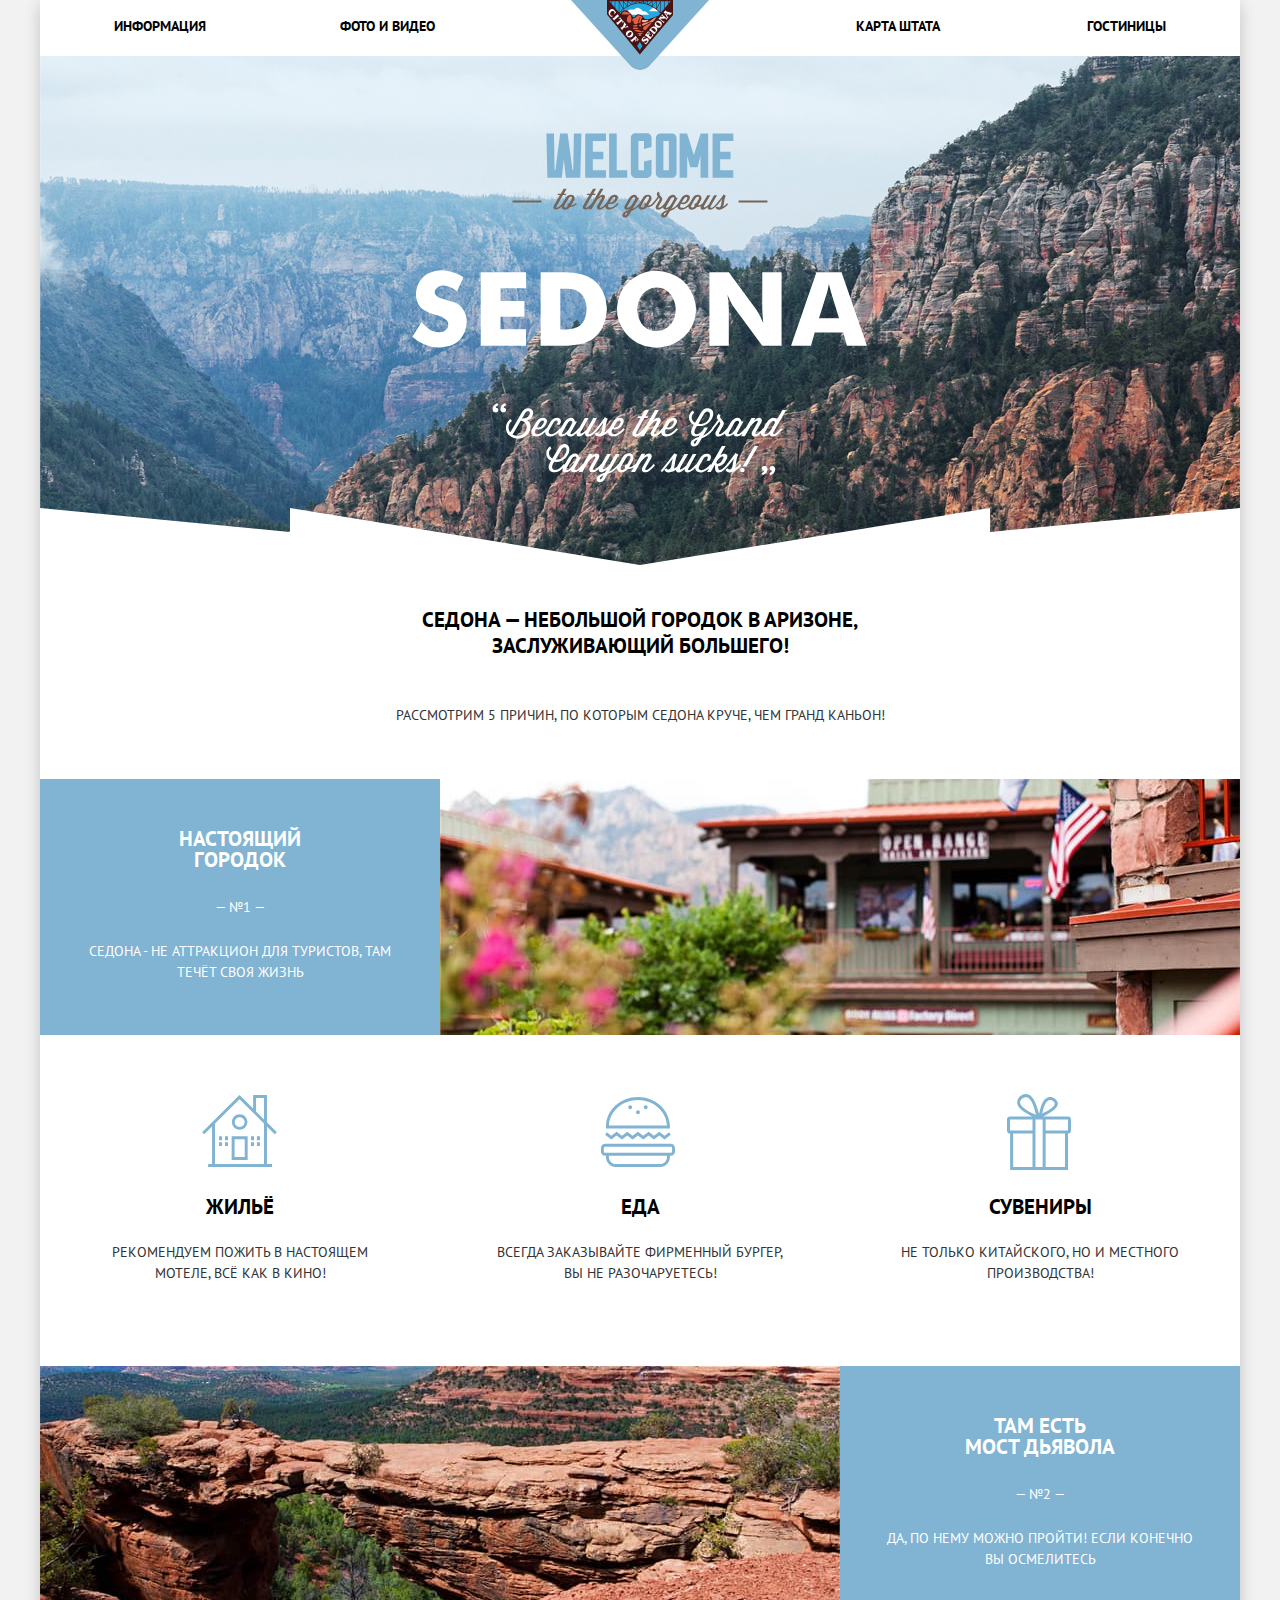
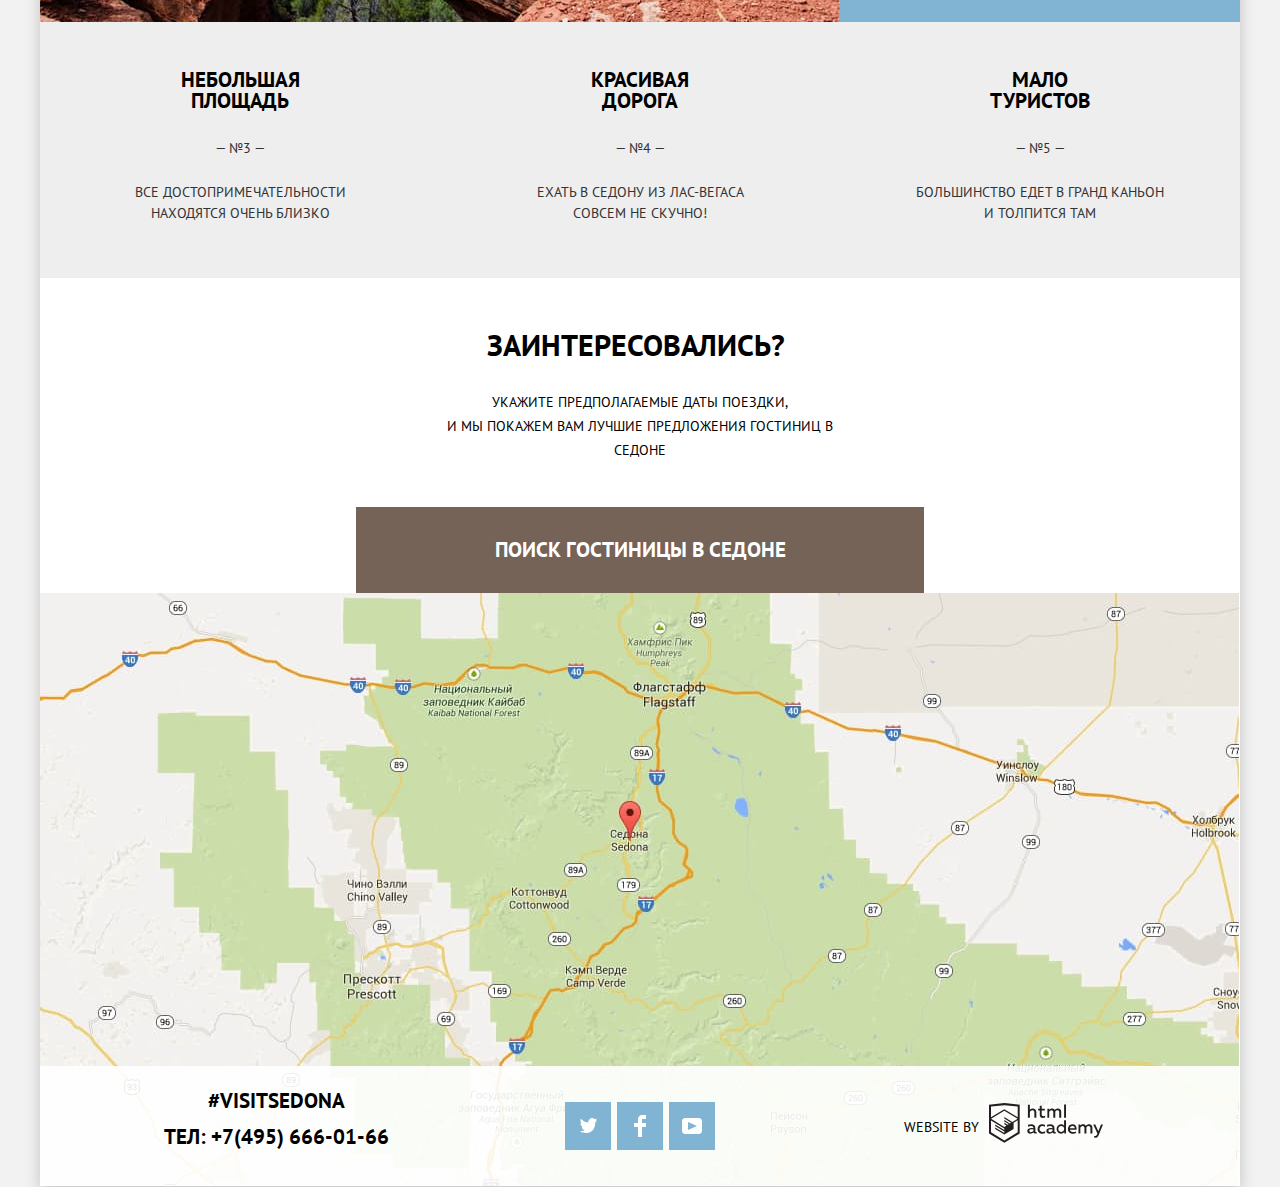
<file: index.html>
<!DOCTYPE html>
<html class="page" lang="ru">

<head>
  <meta charset="utf-8">
  <link rel="stylesheet" href="css/normalize.css">
  <link rel="stylesheet" href="css/style.min.css">

  <title>HTML Academy: Седона</title>
  <link rel="icon" href="favicon.ico">
  <link rel="icon" href="img/icons/favicon.svg" type="image/svg+xml">
  <link rel="apple-touch-icon" href="img/icons/180.png">
  <link rel="manifest" href="manifest.webmanifest" crossorigin="anonymous">
</head>

<body class="page-body">
  <div class="box-shadow">
    <header class="main-header">
      <img src="img/logo_sedona.svg" width="138" height="70" alt="Логотип Седоны">
      <nav class="main-navigation">
        <ul class="site-navigation list-reset">
          <li><a href="blank.html">Информация</a></li>
          <li><a href="#">Фото и видео</a></li>
          <li><a href="#">Карта штата</a></li>
          <li><a href="catalog.html">Гостиницы</a></li>
        </ul>
      </nav>
    </header>
    <main class="container">
      <h1 class="visually-hidden">Городок Седона</h1>
      <section class="main-intro">
        <h2 class="visually-hidden">Приглашение</h2>
        <div class="intro-background">
          <img src="img/welcome_pic.svg" width="456" height="350" alt="Картинка с приветствием - Welcome to the gorgeous Sedona, becouse the Grand Canyon sucks!">
        </div>
        <p>Седона — небольшой городок в Аризоне,<br> заслуживающий большего!</p>
      </section>

      <section class="features">
        <h2 class="visually-hidden">Преимущества</h2>
        <p>Рассмотрим 5 причин, по которым Седона круче, чем гранд каньон!</p>
        <ul class="features-list list-reset">
          <li class="feature-item">
            <div class="coloring-item">
              <h3>Настоящий<br>городок</h3>
              <span>— №1 —</span>
              <p>Седона - не аттракцион для туристов, там
                течёт своя жизнь</p>
            </div>
            <img class="img-options first-feature-pic" src="img/city_photo.jpg" width="800" height="256" alt="Фотография городка - цветущая растительность, верхние этажи дома с балконом">
            <ul class="first-features-list list-reset">
              <li class="first-feature-item">
                <h3 class="home-icon">Жильё</h3>
                <p>Рекомендуем пожить в настоящем мотеле, всё как в кино!</p>
              </li>
              <li class="first-feature-item">
                <h3 class="food-icon">Еда</h3>
                <p>Всегда заказывайте фирменный бургер, вы не разочаруетесь!</p>
              </li>
              <li class="first-feature-item">
                <h3 class="gift-icon">Сувениры</h3>
                <p>Не только китайского, но и местного
                  производства!</p>
              </li>
            </ul>
          </li>

          <li class="feature-item">
            <div class="coloring-item">
              <h3>Там есть<br>Мост дьявола</h3>
              <span>— №2 —</span>
              <p>Да, по нему можно пройти! Если конечно
                вы осмелитесь</p>
            </div>
            <img class="img-options second-feature-pic" src="img/bridge_photo.jpg" width="800" height="256" alt="Фотография моста, с пейзажем и растительностью">
            <ul class="second-features-list list-reset">
              <li class="second-feature-item">
                <h3>Небольшая<br>площадь</h3>
                <span>— №3 —</span>
                <p>все достопримечательности
                  находятся очень близко</p>
              </li>
              <li class="second-feature-item">
                <h3>Красивая<br>дорога</h3>
                <span>— №4 —</span>
                <p>ехать в седону из лас-вегаса совсем
                  не скучно!</p>
              </li>
              <li class="second-feature-item">
                <h3>Мало<br>туристов</h3>
                <span>— №5 —</span>
                <p>большинство едет в гранд каньон
                  и толпится там</p>
              </li>
            </ul>
          </li>
        </ul>
      </section>

      <section class="searching-hotels">
        <h2 class="visually-hidden">Поиск жилья</h2>
        <p class="question"><b>Заинтересовались?</b></p>
        <p class="about-date">Укажите предполагаемые даты поездки,<br> и мы покажем вам лучшие предложения гостиниц в седоне</p>
        <div class="form-center">
          <button class="button-search button-open" type="button">ПОИСК ГОСТИНИЦЫ В седоне</button>
          <div class="form-wrapper-shadow">
            <form class="searching-hotels-form" action="https://echo.htmlacademy.ru" method="post">
              <div class="form-item calendar-item">
                <label for="date-in">Дата заезда:</label>
                <input class="date-enter" id="date-in" type="text" name="entry" placeholder="24 апреля 2017">
                <button class="calendar" type="button" aria-label="календарь">
                  <svg width="21" height="23" viewBox="0 0 21 23" fill="none" xmlns="http://www.w3.org/2000/svg">
                    <path fill-rule="evenodd" clip-rule="evenodd"
                      d="M16.406 3.02498H19.251C20.217 3.02498 21 3.84698 21 4.86198V21.164C21 22.179 20.217 23 19.251 23H1.75C0.784 23 0 22.179 0 21.164V4.86198C0 3.84698 0.784 3.02498 1.75 3.02498H4.593V1.64798C4.593 1.26698 4.887 0.958984 5.25 0.958984C5.612 0.958984 5.906 1.26698 5.906 1.64798V3.02498H9.844V1.64798C9.844 1.26698 10.138 0.958984 10.501 0.958984C10.862 0.958984 11.156 1.26698 11.156 1.64798V3.02498H15.094V1.64798C15.094 1.26698 15.387 0.958984 15.75 0.958984C16.112 0.958984 16.406 1.26698 16.406 1.64798V3.02498ZM19.5646 21.484C19.6466 21.3979 19.691 21.2828 19.688 21.164H19.689V4.86198C19.689 4.60898 19.493 4.40298 19.252 4.40298H16.407V5.78098C16.407 6.16198 16.113 6.46998 15.751 6.46998C15.388 6.46998 15.095 6.16198 15.095 5.78098V4.40298H11.157V5.78098C11.157 6.16198 10.863 6.46998 10.502 6.46998C10.139 6.46998 9.845 6.16198 9.845 5.78098V4.40298H5.907V5.78098C5.907 6.16198 5.613 6.46998 5.251 6.46998C4.888 6.46998 4.594 6.16198 4.594 5.78098V4.40298H1.75C1.50263 4.40953 1.30696 4.61458 1.312 4.86198V21.164C1.30696 21.4114 1.50263 21.6164 1.75 21.623H19.251C19.3698 21.6201 19.4826 21.5701 19.5646 21.484Z"
                      fill="#A9A9A9" />
                    <path fill-rule="evenodd" clip-rule="evenodd"
                      d="M4.59399 9.2251H7.21899V11.2911H4.59399V9.2251ZM4.59399 12.6681H7.21899V14.7351H4.59399V12.6681ZM7.21899 16.1121H4.59399V18.1781H7.21899V16.1121ZM9.18799 16.1121H11.813V18.1781H9.18799V16.1121ZM11.813 12.6681H9.18799V14.7351H11.813V12.6681ZM9.18799 9.2251H11.813V11.2911H9.18799V9.2251ZM16.406 16.1121H13.781V18.1781H16.406V16.1121ZM13.781 12.6681H16.406V14.7351H13.781V12.6681ZM16.406 9.2251H13.781V11.2911H16.406V9.2251Z"
                      fill="#A9A9A9" />
                  </svg>
                </button>
              </div>
              <div class="form-item calendar-item">
                <label for="date-out">Дата выезда:</label>
                <input class="date-exit" id="date-out" type="text" name="exit" placeholder="4 июля 2017">
                <button class="calendar" type="button" aria-label="календарь">
                  <svg width="21" height="23" viewBox="0 0 21 23" fill="none" xmlns="http://www.w3.org/2000/svg">
                    <path fill-rule="evenodd" clip-rule="evenodd"
                      d="M16.406 3.02498H19.251C20.217 3.02498 21 3.84698 21 4.86198V21.164C21 22.179 20.217 23 19.251 23H1.75C0.784 23 0 22.179 0 21.164V4.86198C0 3.84698 0.784 3.02498 1.75 3.02498H4.593V1.64798C4.593 1.26698 4.887 0.958984 5.25 0.958984C5.612 0.958984 5.906 1.26698 5.906 1.64798V3.02498H9.844V1.64798C9.844 1.26698 10.138 0.958984 10.501 0.958984C10.862 0.958984 11.156 1.26698 11.156 1.64798V3.02498H15.094V1.64798C15.094 1.26698 15.387 0.958984 15.75 0.958984C16.112 0.958984 16.406 1.26698 16.406 1.64798V3.02498ZM19.5646 21.484C19.6466 21.3979 19.691 21.2828 19.688 21.164H19.689V4.86198C19.689 4.60898 19.493 4.40298 19.252 4.40298H16.407V5.78098C16.407 6.16198 16.113 6.46998 15.751 6.46998C15.388 6.46998 15.095 6.16198 15.095 5.78098V4.40298H11.157V5.78098C11.157 6.16198 10.863 6.46998 10.502 6.46998C10.139 6.46998 9.845 6.16198 9.845 5.78098V4.40298H5.907V5.78098C5.907 6.16198 5.613 6.46998 5.251 6.46998C4.888 6.46998 4.594 6.16198 4.594 5.78098V4.40298H1.75C1.50263 4.40953 1.30696 4.61458 1.312 4.86198V21.164C1.30696 21.4114 1.50263 21.6164 1.75 21.623H19.251C19.3698 21.6201 19.4826 21.5701 19.5646 21.484Z"
                      fill="#A9A9A9" />
                    <path fill-rule="evenodd" clip-rule="evenodd"
                      d="M4.59399 9.2251H7.21899V11.2911H4.59399V9.2251ZM4.59399 12.6681H7.21899V14.7351H4.59399V12.6681ZM7.21899 16.1121H4.59399V18.1781H7.21899V16.1121ZM9.18799 16.1121H11.813V18.1781H9.18799V16.1121ZM11.813 12.6681H9.18799V14.7351H11.813V12.6681ZM9.18799 9.2251H11.813V11.2911H9.18799V9.2251ZM16.406 16.1121H13.781V18.1781H16.406V16.1121ZM13.781 12.6681H16.406V14.7351H13.781V12.6681ZM16.406 9.2251H13.781V11.2911H16.406V9.2251Z"
                      fill="#A9A9A9" />
                  </svg>
                </button>
              </div>
              <div class="form-item">
                <label for="adults-number">Взрослые:</label>
                <div class="adults-kids-wrapper">
                  <button class="less" type="button" aria-label="меньше">
                    <svg width="12" height="3" viewBox="0 0 12 3" fill="none" xmlns="http://www.w3.org/2000/svg">
                      <rect width="12" height="3" fill="#A9A9A9" />
                    </svg>
                  </button>
                  <input class="sum adluts-sum" id="adults-number" type="number" name="adluts-sum" placeholder="2">
                  <button class="more" type="button" aria-label="больше">
                    <svg width="11" height="11" viewBox="0 0 11 11" fill="none" xmlns="http://www.w3.org/2000/svg">
                      <path fill-rule="evenodd" clip-rule="evenodd" d="M4.23086 6.76932V11H6.76932V6.76932H11V4.23086H6.76932V0H4.23085V4.23086H0V6.76932H4.23086Z" fill="#A9A9A9" />
                    </svg>
                  </button>
                </div>
              </div>
              <div class="form-item">
                <label class="name-item-kids" for="kids-number">Дети:</label>
                <div class="adults-kids-wrapper">
                  <button class="less" type="button" aria-label="меньше">
                    <svg width="12" height="3" viewBox="0 0 12 3" fill="none" xmlns="http://www.w3.org/2000/svg">
                      <rect width="12" height="3" fill="#A9A9A9" />
                    </svg>
                  </button>
                  <input class="sum kids-sum" id="kids-number" type="number" name="kids-sum" placeholder="0">
                  <button class="more" type="button" aria-label="больше">
                    <svg width="11" height="11" viewBox="0 0 11 11" fill="none" xmlns="http://www.w3.org/2000/svg">
                      <path fill-rule="evenodd" clip-rule="evenodd" d="M4.23086 6.76932V11H6.76932V6.76932H11V4.23086H6.76932V0H4.23085V4.23086H0V6.76932H4.23086Z" fill="#A9A9A9" />
                    </svg>
                  </button>
                </div>
              </div>
              <button class="button-search button-find" type="submit">Найти</button>
            </form>
          </div>
        </div>
        <iframe
          src="https://www.google.com/maps/embed?pb=!1m18!1m12!1m3!1d52385.18052163973!2d-111.83024371203139!3d34.85437335643309!2m3!1f0!2f0!3f0!3m2!1i1024!2i768!4f13.1!3m3!1m2!1s0x872da132f942b00d%3A0x5548c523fa6c8efd!2z0KHQtdC00L7QvdCwLCDQkNGA0LjQt9C-0L3QsCA4NjMzNiwg0KHQqNCQ!5e0!3m2!1sru!2sru!4v1615391783866!5m2!1sru!2sru"
          width="1199" height="594" style="border:0;" loading="lazy" allowfullscreen title="город Седона
Аризона 86336, США"></iframe>
        <img class="img-options" src="img/map.jpg" width="1199" height="594" alt="Карта местности">
      </section>
    </main>

    <footer class="main-footer negative-margin">
      <div class="contacts">
        <span>#visitSEDONA</span>
        <p>Тел:
          <a class="contact-phone" href="tel:+74956660166">+7(495) 666-01-66</a>
        </p>
      </div>
      <ul class="socials list-reset">
        <li>
          <a class="social-button social-tw" href="#">
            <span class="visually-hidden">Твиттер</span>
          </a>
        </li>
        <li>
          <a class="social-button social-fb" href="#">
            <span class="visually-hidden">Фейсбук</span>
          </a>
        </li>
        <li>
          <a class="social-button social-tube" href="#">
            <span class="visually-hidden">Ютуб</span>
          </a>
        </li>
      </ul>
      <div class="copyright-wrapper">
        <p class="footer-copyright">
          Website by
        </p>
        <a class="logo-button" href="https://htmlacademy.ru/intensive/htmlcss">
          <svg role="img" aria-label="Логотип html Академии" class="logo-academy" width="114" height="40" viewBox="0 0 114 40" fill="none" xmlns="http://www.w3.org/2000/svg">
            <path fill-rule="evenodd" clip-rule="evenodd"
              d="M15.5197 0.057373H15.3509L0 1.71895V30.4945L15.3509 39.8382L30.7018 30.4945V1.71895L15.5197 0.057373ZM77.0183 1.62185H75.0876V14.7311H77.0183V1.62185ZM40.8619 1.63264V6.76843C41.6131 5.9864 42.6386 5.5436 43.7105 5.53843C44.6823 5.47908 45.6329 5.84495 46.3253 6.54479C47.0177 7.24462 47.3866 8.21244 47.3399 9.20685V14.7634H45.367V9.46579C45.4231 8.94897 45.2754 8.43059 44.9566 8.02553C44.6377 7.62047 44.174 7.36218 43.6683 7.3079H43.3518C42.3456 7.36979 41.4321 7.9295 40.9041 8.80764V14.7634H38.8995V1.63264H40.8619ZM77.0183 30.4837H75.2775V29.0595C74.4828 30.1353 73.23 30.7538 71.9119 30.7211C69.4751 30.5528 67.5825 28.4822 67.5825 25.9845C67.5825 23.4867 69.4751 21.4162 71.9119 21.2479C73.1195 21.2052 74.2818 21.7203 75.0771 22.6505V17.3205H77.0183V30.4837ZM47.0656 29.0595C47.263 29.0515 47.4583 29.0152 47.6459 28.9516V30.3866C47.2482 30.5404 46.826 30.6172 46.4009 30.6132C45.6482 30.6769 44.9394 30.2429 44.639 29.5342C43.7036 30.31 42.5302 30.7227 41.3261 30.6995C39.733 30.6995 38.256 29.804 38.256 27.9482C38.256 25.65 40.3661 24.9379 42.1702 24.9379C42.9402 24.9505 43.707 25.0408 44.4596 25.2076V24.884C44.4596 23.805 43.6578 22.9742 42.1491 22.9742C41.0585 22.9764 39.9804 23.2116 38.9839 23.6647V21.8305C40.0678 21.451 41.204 21.2506 42.3495 21.2371C44.8394 21.2371 46.3693 22.4455 46.3693 25.1753V28.4121C46.3546 28.5668 46.401 28.721 46.4981 28.8406C46.5951 28.9601 46.7349 29.035 46.8862 29.0487H47.0656V29.0595ZM40.2711 27.8403C40.298 28.229 40.4761 28.5905 40.7655 28.844C41.055 29.0974 41.4317 29.2217 41.8115 29.189H41.9275C42.8819 29.1906 43.7973 28.8022 44.4702 28.11V26.5779C43.842 26.4414 43.2026 26.3655 42.5605 26.3513C41.5055 26.3513 40.2817 26.7074 40.2817 27.8403H40.2711ZM56.0229 21.9384C55.1962 21.4632 54.2596 21.2246 53.3115 21.2479H52.9422C51.7332 21.2873 50.5891 21.8166 49.7619 22.7192C48.9347 23.6218 48.4923 24.8236 48.5321 26.06V26.5024C48.6957 29.0004 50.805 30.8921 53.2482 30.7318C54.2519 30.7555 55.2477 30.5452 56.1601 30.1168V28.2718C55.3769 28.7215 54.4945 28.9591 53.5963 28.9624C52.5199 29.0288 51.4963 28.4793 50.9385 27.5356C50.3806 26.5918 50.3806 25.4095 50.9385 24.4658C51.4963 23.522 52.5199 22.9725 53.5963 23.039C54.461 23.0357 55.3066 23.2989 56.0229 23.7942V21.9384ZM66.1514 29.0595C66.3488 29.0515 66.5441 29.0152 66.7317 28.9516V30.3866C66.334 30.5404 65.9118 30.6172 65.4867 30.6132C64.734 30.6769 64.0252 30.2429 63.7248 29.5342C62.7894 30.31 61.616 30.7227 60.4119 30.6995C58.8188 30.6995 57.3417 29.804 57.3417 27.9482C57.3417 25.65 59.4518 24.9379 61.256 24.9379C62.0259 24.9505 62.7928 25.0408 63.5454 25.2076V24.884C63.5454 23.805 62.7436 22.9742 61.2349 22.9742C60.1443 22.9764 59.0662 23.2116 58.0697 23.6647V21.8305C59.1536 21.451 60.2897 21.2506 61.4353 21.2371C63.9252 21.2371 65.455 22.4455 65.455 25.1753V28.4121C65.4404 28.5668 65.4868 28.721 65.5838 28.8406C65.6809 28.9601 65.8207 29.035 65.972 29.0487H66.1514V29.0595ZM59.855 28.8481C59.5632 28.5943 59.3837 28.2311 59.3569 27.8403H59.378C59.378 26.7074 60.5385 26.3513 61.6569 26.3513C62.299 26.3655 62.9383 26.4414 63.5665 26.5779V28.11C62.8937 28.8022 61.9782 29.1906 61.0239 29.189H60.9078C60.5263 29.2247 60.1469 29.1019 59.855 28.8481ZM69.3271 25.9305C69.3271 24.2859 70.6308 22.9526 72.239 22.9526L72.2601 23.0066C73.4742 23.0066 74.5742 23.7382 75.0665 24.8732V27.0311C74.5856 28.1871 73.4673 28.9296 72.239 28.9084C70.6308 28.9084 69.3271 27.5752 69.3271 25.9305ZM83.3486 21.2479C86.8408 21.2479 88.0541 24.1395 87.4844 26.7397H80.922C81.1436 28.3582 82.6839 29.0163 84.2876 29.0163C85.2509 29.0196 86.2027 28.8021 87.0729 28.3797V30.1061C86.0736 30.5421 84.9939 30.7519 83.9078 30.7211C81.2385 30.7211 78.8963 29.189 78.8963 25.9521C78.8362 24.7502 79.2482 23.5736 80.0408 22.6841C80.8334 21.7945 81.9408 21.2658 83.1165 21.2155H83.3486V21.2479ZM80.8693 25.1753C80.9704 23.8237 82.1216 22.8104 83.4436 22.9095H83.4858C84.1064 22.8531 84.7196 23.08 85.1612 23.5295C85.6028 23.979 85.8275 24.6051 85.7752 25.24H80.8693V25.1753ZM89.489 30.4621V21.4961H91.2298V22.575C91.9777 21.7197 93.041 21.2229 94.1628 21.2047C95.2951 21.1328 96.3712 21.7163 96.9482 22.7153C97.7407 21.8335 98.8477 21.3161 100.018 21.2803C100.952 21.2327 101.859 21.6011 102.507 22.2901C103.154 22.9792 103.478 23.9213 103.394 24.8732V30.4837H101.39V24.9271C101.437 24.4734 101.306 24.0191 101.024 23.6647C100.743 23.3104 100.336 23.0852 99.8917 23.039H99.6174C98.7512 23.0941 97.9525 23.536 97.4335 24.2474V30.4837H95.4289V24.9271C95.4728 24.47 95.3357 24.0139 95.0481 23.6611C94.7606 23.3082 94.3467 23.088 93.8991 23.0497H93.6881C92.7466 23.1344 91.8915 23.6449 91.3564 24.4416V30.5161H89.5312L89.489 30.4621ZM113.977 21.4745H111.972L109.324 28.2718L106.306 21.4853H104.196L108.417 30.5484L108.237 31.0016C107.72 32.3611 107.003 33.0516 106.053 33.0516C105.75 33.0548 105.447 33.0112 105.156 32.9221V34.6161C105.536 34.7125 105.926 34.7632 106.317 34.7671C107.646 34.7671 108.902 34.0226 109.851 31.6813L113.977 21.4745ZM52.689 5.78658V2.54974L50.7266 3.01369V5.73264H49.144V7.49132H50.7899V11.9905C50.7231 12.817 51.0244 13.6301 51.61 14.2038C52.1955 14.7775 53.0028 15.0505 53.8073 14.9468C54.5996 14.9535 55.3875 14.8259 56.139 14.5692V12.8429C55.5727 13.0781 54.9672 13.199 54.356 13.199C53.2165 13.199 52.689 12.8105 52.689 11.6237V7.5129H55.8541V5.78658H52.689ZM58.3862 14.7526V5.75421H60.1376V6.83316C60.8811 5.97655 61.9403 5.476 63.0601 5.45211C64.1624 5.38099 65.2146 5.93142 65.8032 6.88711C66.5958 6.00534 67.7028 5.48794 68.8734 5.45211C69.8138 5.41462 70.7233 5.79859 71.364 6.50353C72.0046 7.20846 72.3126 8.16418 72.2073 9.12053V14.7418H70.2028V9.18527C70.2499 8.73151 70.1184 8.27721 69.8373 7.92287C69.5561 7.56853 69.1485 7.34334 68.7046 7.29711H68.4619C67.5957 7.35228 66.797 7.7942 66.278 8.50553V14.7418H64.2734V9.18527C64.3206 8.73151 64.1891 8.27721 63.9079 7.92287C63.6268 7.56853 63.2191 7.34334 62.7752 7.29711H62.5326C61.5911 7.38181 60.736 7.89229 60.2009 8.68895V14.7634H58.3862V14.7526ZM28.6972 29.3033L28.7078 29.2968L28.6972 29.3184V29.3033ZM28.6972 17.3205V29.3033L15.3509 37.4321L2.00459 29.3184V17.5147L15.2876 25.6068V27.0311L6.18257 21.5284V22.9418L15.3404 28.5632V30.0629L6.19312 24.4955V25.9521L15.3509 31.5734L24.5826 25.9197V19.8129L28.6972 17.3205ZM28.7078 15.7776L25.0362 17.9355L23.3482 19.0145L15.3087 14.0837V15.4971L22.156 19.7266L22.0083 19.8237L20.9532 20.4063L15.2876 16.9537V18.3995L19.761 21.1184L18.706 21.8413L15.3298 19.7913V21.2047L17.5454 22.5426L15.2982 23.9021L2.11009 15.864L15.3087 7.72869L28.7078 15.7776ZM15.2876 6.27211L28.7078 14.3534V3.56395L15.3615 2.12895L2.01514 3.56395V14.3534L15.2876 6.27211Z"
              fill="#231F20" />
          </svg>
        </a>
      </div>
    </footer>
  </div>
  <script src="js/script.min.js"></script>
</body>

</html>
</file>
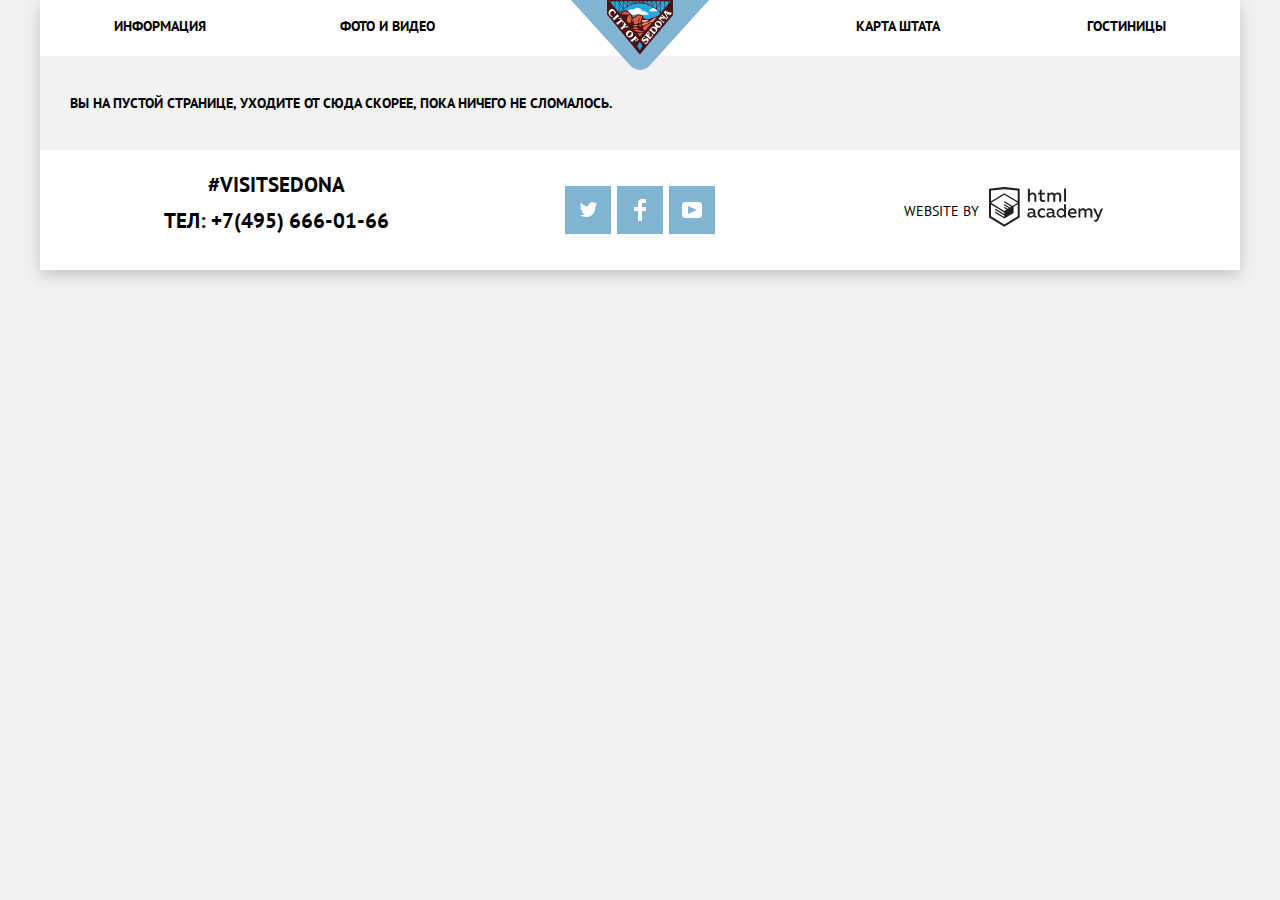
<file: blank.html>
<!DOCTYPE html>
<html class="page" lang="ru">

<head>
  <meta charset="utf-8">
  <link rel="stylesheet" href="css/normalize.css">
  <link rel="stylesheet" href="css/style.min.css">

  <title>HTML Academy: Седона</title>
  <link rel="icon" href="favicon.ico">
  <link rel="icon" href="img/icons/favicon.svg" type="image/svg+xml">
  <link rel="apple-touch-icon" href="img/icons/180.png">
  <link rel="manifest" href="manifest.webmanifest">
</head>

<body class="page-body">
  <div class="box-shadow">
    <header class="main-header">
      <a class="main-header-logo" href="index.html">
        <img src="img/logo_sedona.svg" width="138" height="70" alt="Логотип">
      </a>
      <nav class="main-navigation">
        <ul class="site-navigation list-reset">
          <li><a href="#">Информация</a></li>
          <li><a href="#">Фото и видео</a></li>
          <li><a href="#">Карта штата</a></li>
          <li><a href="catalog.html">Гостиницы</a></li>
        </ul>
      </nav>
    </header>

<main style="width: 100%; min-height: 200px;">
  <p style="padding: 20px 30px;">вы на пустой странице, уходите от сюда скорее, пока ничего не сломалось.</p>
  </main>

    <footer class="main-footer negative-margin">
      <div class="contacts">
        <span>#visitSEDONA</span>
        <p>Тел:
          <a class="contact-phone" href="tel:+74956660166">+7(495) 666-01-66</a>
        </p>
      </div>
      <ul class="socials list-reset">
        <li>
          <a class="social-button social-tw" href="#">
            <span class="visually-hidden">Твиттер</span>
          </a>
        </li>
        <li>
          <a class="social-button social-fb" href="#">
            <span class="visually-hidden">Фейсбук</span>
          </a>
        </li>
        <li>
          <a class="social-button social-tube" href="#">
            <span class="visually-hidden">Ютуб</span>
          </a>
        </li>
      </ul>
      <div class="copyright-wrapper">
        <p class="footer-copyright">
          Website by
        </p>
        <a class="logo-button" href="https://htmlacademy.ru/intensive/htmlcss">
          <svg class="logo-academy" width="114" height="40" viewBox="0 0 114 40" fill="none" xmlns="http://www.w3.org/2000/svg">
            <path fill-rule="evenodd" clip-rule="evenodd"
              d="M15.5197 0.057373H15.3509L0 1.71895V30.4945L15.3509 39.8382L30.7018 30.4945V1.71895L15.5197 0.057373ZM77.0183 1.62185H75.0876V14.7311H77.0183V1.62185ZM40.8619 1.63264V6.76843C41.6131 5.9864 42.6386 5.5436 43.7105 5.53843C44.6823 5.47908 45.6329 5.84495 46.3253 6.54479C47.0177 7.24462 47.3866 8.21244 47.3399 9.20685V14.7634H45.367V9.46579C45.4231 8.94897 45.2754 8.43059 44.9566 8.02553C44.6377 7.62047 44.174 7.36218 43.6683 7.3079H43.3518C42.3456 7.36979 41.4321 7.9295 40.9041 8.80764V14.7634H38.8995V1.63264H40.8619ZM77.0183 30.4837H75.2775V29.0595C74.4828 30.1353 73.23 30.7538 71.9119 30.7211C69.4751 30.5528 67.5825 28.4822 67.5825 25.9845C67.5825 23.4867 69.4751 21.4162 71.9119 21.2479C73.1195 21.2052 74.2818 21.7203 75.0771 22.6505V17.3205H77.0183V30.4837ZM47.0656 29.0595C47.263 29.0515 47.4583 29.0152 47.6459 28.9516V30.3866C47.2482 30.5404 46.826 30.6172 46.4009 30.6132C45.6482 30.6769 44.9394 30.2429 44.639 29.5342C43.7036 30.31 42.5302 30.7227 41.3261 30.6995C39.733 30.6995 38.256 29.804 38.256 27.9482C38.256 25.65 40.3661 24.9379 42.1702 24.9379C42.9402 24.9505 43.707 25.0408 44.4596 25.2076V24.884C44.4596 23.805 43.6578 22.9742 42.1491 22.9742C41.0585 22.9764 39.9804 23.2116 38.9839 23.6647V21.8305C40.0678 21.451 41.204 21.2506 42.3495 21.2371C44.8394 21.2371 46.3693 22.4455 46.3693 25.1753V28.4121C46.3546 28.5668 46.401 28.721 46.4981 28.8406C46.5951 28.9601 46.7349 29.035 46.8862 29.0487H47.0656V29.0595ZM40.2711 27.8403C40.298 28.229 40.4761 28.5905 40.7655 28.844C41.055 29.0974 41.4317 29.2217 41.8115 29.189H41.9275C42.8819 29.1906 43.7973 28.8022 44.4702 28.11V26.5779C43.842 26.4414 43.2026 26.3655 42.5605 26.3513C41.5055 26.3513 40.2817 26.7074 40.2817 27.8403H40.2711ZM56.0229 21.9384C55.1962 21.4632 54.2596 21.2246 53.3115 21.2479H52.9422C51.7332 21.2873 50.5891 21.8166 49.7619 22.7192C48.9347 23.6218 48.4923 24.8236 48.5321 26.06V26.5024C48.6957 29.0004 50.805 30.8921 53.2482 30.7318C54.2519 30.7555 55.2477 30.5452 56.1601 30.1168V28.2718C55.3769 28.7215 54.4945 28.9591 53.5963 28.9624C52.5199 29.0288 51.4963 28.4793 50.9385 27.5356C50.3806 26.5918 50.3806 25.4095 50.9385 24.4658C51.4963 23.522 52.5199 22.9725 53.5963 23.039C54.461 23.0357 55.3066 23.2989 56.0229 23.7942V21.9384ZM66.1514 29.0595C66.3488 29.0515 66.5441 29.0152 66.7317 28.9516V30.3866C66.334 30.5404 65.9118 30.6172 65.4867 30.6132C64.734 30.6769 64.0252 30.2429 63.7248 29.5342C62.7894 30.31 61.616 30.7227 60.4119 30.6995C58.8188 30.6995 57.3417 29.804 57.3417 27.9482C57.3417 25.65 59.4518 24.9379 61.256 24.9379C62.0259 24.9505 62.7928 25.0408 63.5454 25.2076V24.884C63.5454 23.805 62.7436 22.9742 61.2349 22.9742C60.1443 22.9764 59.0662 23.2116 58.0697 23.6647V21.8305C59.1536 21.451 60.2897 21.2506 61.4353 21.2371C63.9252 21.2371 65.455 22.4455 65.455 25.1753V28.4121C65.4404 28.5668 65.4868 28.721 65.5838 28.8406C65.6809 28.9601 65.8207 29.035 65.972 29.0487H66.1514V29.0595ZM59.855 28.8481C59.5632 28.5943 59.3837 28.2311 59.3569 27.8403H59.378C59.378 26.7074 60.5385 26.3513 61.6569 26.3513C62.299 26.3655 62.9383 26.4414 63.5665 26.5779V28.11C62.8937 28.8022 61.9782 29.1906 61.0239 29.189H60.9078C60.5263 29.2247 60.1469 29.1019 59.855 28.8481ZM69.3271 25.9305C69.3271 24.2859 70.6308 22.9526 72.239 22.9526L72.2601 23.0066C73.4742 23.0066 74.5742 23.7382 75.0665 24.8732V27.0311C74.5856 28.1871 73.4673 28.9296 72.239 28.9084C70.6308 28.9084 69.3271 27.5752 69.3271 25.9305ZM83.3486 21.2479C86.8408 21.2479 88.0541 24.1395 87.4844 26.7397H80.922C81.1436 28.3582 82.6839 29.0163 84.2876 29.0163C85.2509 29.0196 86.2027 28.8021 87.0729 28.3797V30.1061C86.0736 30.5421 84.9939 30.7519 83.9078 30.7211C81.2385 30.7211 78.8963 29.189 78.8963 25.9521C78.8362 24.7502 79.2482 23.5736 80.0408 22.6841C80.8334 21.7945 81.9408 21.2658 83.1165 21.2155H83.3486V21.2479ZM80.8693 25.1753C80.9704 23.8237 82.1216 22.8104 83.4436 22.9095H83.4858C84.1064 22.8531 84.7196 23.08 85.1612 23.5295C85.6028 23.979 85.8275 24.6051 85.7752 25.24H80.8693V25.1753ZM89.489 30.4621V21.4961H91.2298V22.575C91.9777 21.7197 93.041 21.2229 94.1628 21.2047C95.2951 21.1328 96.3712 21.7163 96.9482 22.7153C97.7407 21.8335 98.8477 21.3161 100.018 21.2803C100.952 21.2327 101.859 21.6011 102.507 22.2901C103.154 22.9792 103.478 23.9213 103.394 24.8732V30.4837H101.39V24.9271C101.437 24.4734 101.306 24.0191 101.024 23.6647C100.743 23.3104 100.336 23.0852 99.8917 23.039H99.6174C98.7512 23.0941 97.9525 23.536 97.4335 24.2474V30.4837H95.4289V24.9271C95.4728 24.47 95.3357 24.0139 95.0481 23.6611C94.7606 23.3082 94.3467 23.088 93.8991 23.0497H93.6881C92.7466 23.1344 91.8915 23.6449 91.3564 24.4416V30.5161H89.5312L89.489 30.4621ZM113.977 21.4745H111.972L109.324 28.2718L106.306 21.4853H104.196L108.417 30.5484L108.237 31.0016C107.72 32.3611 107.003 33.0516 106.053 33.0516C105.75 33.0548 105.447 33.0112 105.156 32.9221V34.6161C105.536 34.7125 105.926 34.7632 106.317 34.7671C107.646 34.7671 108.902 34.0226 109.851 31.6813L113.977 21.4745ZM52.689 5.78658V2.54974L50.7266 3.01369V5.73264H49.144V7.49132H50.7899V11.9905C50.7231 12.817 51.0244 13.6301 51.61 14.2038C52.1955 14.7775 53.0028 15.0505 53.8073 14.9468C54.5996 14.9535 55.3875 14.8259 56.139 14.5692V12.8429C55.5727 13.0781 54.9672 13.199 54.356 13.199C53.2165 13.199 52.689 12.8105 52.689 11.6237V7.5129H55.8541V5.78658H52.689ZM58.3862 14.7526V5.75421H60.1376V6.83316C60.8811 5.97655 61.9403 5.476 63.0601 5.45211C64.1624 5.38099 65.2146 5.93142 65.8032 6.88711C66.5958 6.00534 67.7028 5.48794 68.8734 5.45211C69.8138 5.41462 70.7233 5.79859 71.364 6.50353C72.0046 7.20846 72.3126 8.16418 72.2073 9.12053V14.7418H70.2028V9.18527C70.2499 8.73151 70.1184 8.27721 69.8373 7.92287C69.5561 7.56853 69.1485 7.34334 68.7046 7.29711H68.4619C67.5957 7.35228 66.797 7.7942 66.278 8.50553V14.7418H64.2734V9.18527C64.3206 8.73151 64.1891 8.27721 63.9079 7.92287C63.6268 7.56853 63.2191 7.34334 62.7752 7.29711H62.5326C61.5911 7.38181 60.736 7.89229 60.2009 8.68895V14.7634H58.3862V14.7526ZM28.6972 29.3033L28.7078 29.2968L28.6972 29.3184V29.3033ZM28.6972 17.3205V29.3033L15.3509 37.4321L2.00459 29.3184V17.5147L15.2876 25.6068V27.0311L6.18257 21.5284V22.9418L15.3404 28.5632V30.0629L6.19312 24.4955V25.9521L15.3509 31.5734L24.5826 25.9197V19.8129L28.6972 17.3205ZM28.7078 15.7776L25.0362 17.9355L23.3482 19.0145L15.3087 14.0837V15.4971L22.156 19.7266L22.0083 19.8237L20.9532 20.4063L15.2876 16.9537V18.3995L19.761 21.1184L18.706 21.8413L15.3298 19.7913V21.2047L17.5454 22.5426L15.2982 23.9021L2.11009 15.864L15.3087 7.72869L28.7078 15.7776ZM15.2876 6.27211L28.7078 14.3534V3.56395L15.3615 2.12895L2.01514 3.56395V14.3534L15.2876 6.27211Z"
              fill="#231F20" />
          </svg>
        </a>
      </div>
    </footer>
    <!-- место для скрипта -->
  </div>
</body>

</html>
</file>
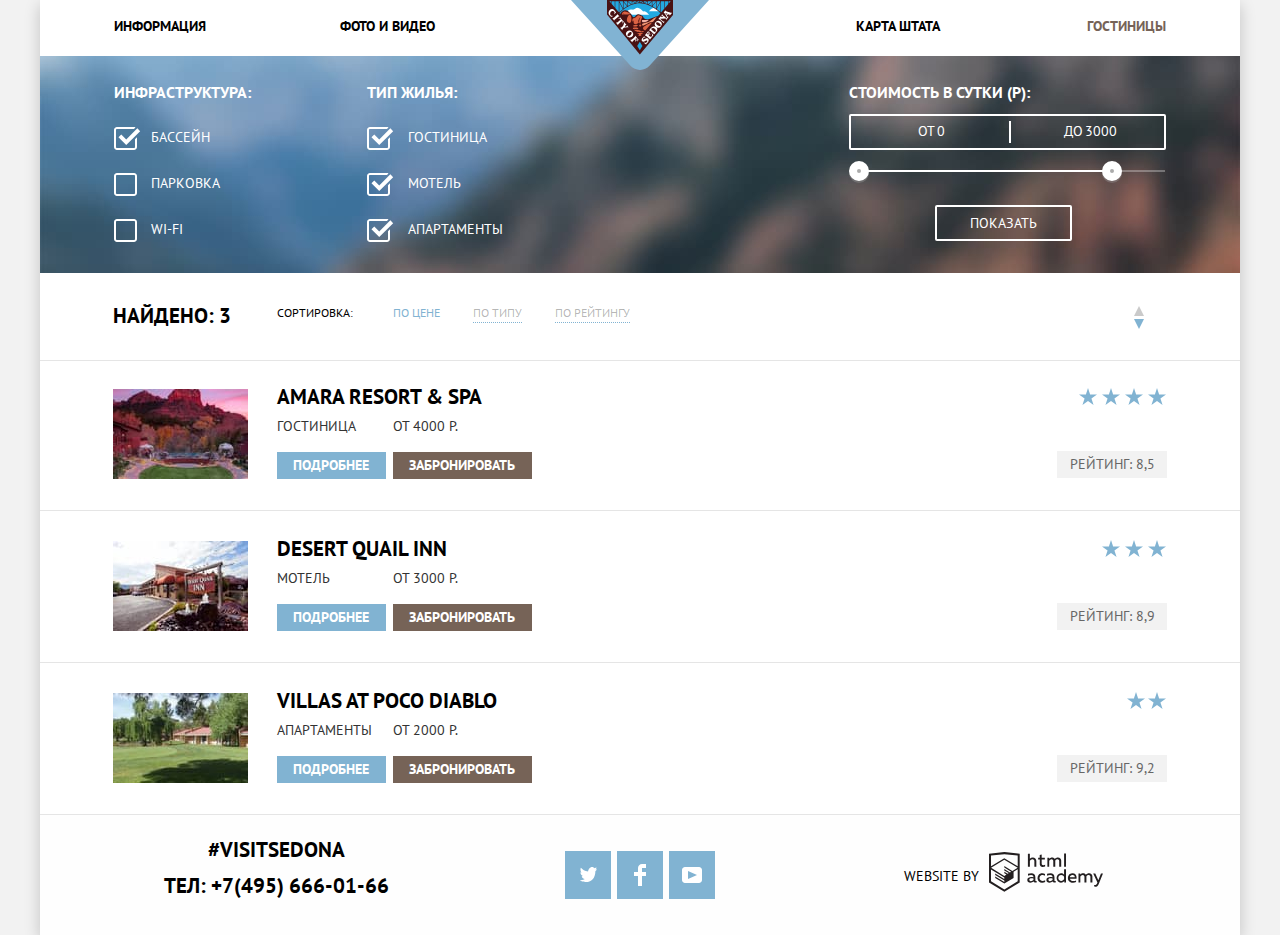
<file: catalog.html>
<!DOCTYPE html>
<html class="page" lang="ru">

<head>
  <meta charset="utf-8">
  <link rel="stylesheet" href="css/normalize.css">
  <link rel="stylesheet" href="css/style.min.css">

  <title>HTML Academy: Седона</title>
  <link rel="icon" href="favicon.ico">
  <link rel="icon" href="img/icons/favicon.svg" type="image/svg+xml">
  <link rel="apple-touch-icon" href="img/icons/180.png">
  <link rel="manifest" href="manifest.webmanifest">
</head>

<body class="page-body">
  <div class="box-shadow">
    <header class="main-header">
      <a href="index.html">
        <img class="main-header-logo" src="img/logo_sedona.svg" width="138" height="70" alt="Логотип Седона">
      </a>
      <nav class="main-navigation">
        <ul class="site-navigation list-reset">
          <li><a href="blank.html">Информация</a></li>
          <li><a href="#">Фото и видео</a></li>
          <li><a href="#">Карта штата</a></li>
          <li>Гостиницы</li>
        </ul>
      </nav>
    </header>
    <main class="page-catalog container">
      <h1 class="visually-hidden">Поиск жилья</h1>
      <section class="filter">
        <h2 class="visually-hidden">Фильтр поиска</h2>
        <form class="filter-catalog" action="https://echo.htmlacademy.ru/" method="get" target="_blank">
          <fieldset class="infrastructura">
            <legend class="field-tittle">Инфраструктура:</legend>
            <ul class="fields-items-list list-reset">
              <li class="field-item">
                <input class="filter-input-checkbox visually-hidden" id="pool" type="checkbox" name="pool" checked>
                <label class="infrastructura-label-wrapper" for="pool">Бассейн</label>
              </li>
              <li class="field-item">
                <input class="filter-input-checkbox visually-hidden" id="parking" type="checkbox" name="parking">
                <label class="infrastructura-label-wrapper" for="parking">Парковка</label>
              </li>
              <li class="field-item">
                <input class="filter-input-checkbox visually-hidden" id="wi-fi" type="checkbox" name="wi-fi">
                <label class="infrastructura-label-wrapper" for="wi-fi">Wi-fi</label>
              </li>
            </ul>
          </fieldset>
          <fieldset class="hotels-type">
            <legend class="field-tittle">Тип жилья:</legend>
            <ul class="fields-items-list list-reset">
              <li class="field-item">
                <input class="filter-input-checkbox visually-hidden" id="hotel" type="checkbox" name="hotel" checked>
                <label class="hotels-label-wrapper" for="hotel">Гостиница</label>
              </li>
              <li class="field-item">
                <input class="filter-input-checkbox visually-hidden" id="motel" type="checkbox" name="motel" checked>
                <label class="hotels-label-wrapper" for="motel">Мотель</label>
              </li>
              <li class="field-item">
                <input class="filter-input-checkbox visually-hidden" id="apartments" type="checkbox" name="apartments" checked>
                <label class="hotels-label-wrapper" for="apartments">Апартаменты</label>
              </li>
            </ul>
          </fieldset>
          <fieldset class="cost">
            <legend class="field-tittle field-title-wrapper">Стоимость в сутки (Р):</legend>
            <div class="range-filter">
              <div class="min-max-cost">
                <label for="from">От</label>
                <input id="from" type="number" name="min-cost" placeholder="0">
                <label for="to">До</label>
                <input id="to" type="number" name="max-cost" placeholder="3000">
              </div>
              <div class="range-controls">
                <div class="scale">
                  <div class="bar" style="margin-left: 3%; width: 80%"></div>
                </div>
                <div class="toggle toggle-min" tabindex="0" style="left: 0%" aria-label="ручка-диапазон-мин"></div>
                <div class="toggle toggle-max" tabindex="0" style="left: 80%" aria-label="ручка-диапазон-макс"></div>
              </div>
              <button class="button-show-price" type="submit">Показать</button>
            </div>
          </fieldset>
        </form>
        <div class="sort-block">
          <b>Найдено: 3</b>
          <span>Сортировка:</span>
          <ul class="sorting-list list-reset">
            <li class="sorting-item active-item"><a href="#">по цене</a></li>
            <li class="sorting-item"><a href="#">по типу</a></li>
            <li class="sorting-item"><a href="#">по рейтингу</a></li>
          </ul>
          <ul class="sorting-list-up-down list-reset">
            <li class="sorting-item-icon">
              <a class="list-up" href="#">
                <span class="visually-hidden">по возрастанию</span>
              </a>
            </li>
            <li class="sorting-item-icon">
              <a class="list-down" href="#">
                <span class="visually-hidden">по убыванию</span>
              </a>
            </li>
          </ul>
        </div>
      </section>
      <section class="catalog-hotels">
        <h2 class="visually-hidden">Гостиницы</h2>
        <ul class="catalog-list list-reset">
          <li class="catalog-item">
            <a class="hotel-pic" href="#">
              <img class="img-options" src="img/amara_preview.jpg" width="135" height="90" alt="фото гостиницы">
            </a>
            <div class="hotel">
              <a class="hotel-name" href="#">
                <h3>Amara Resort & Spa</h3>
              </a>
              <div class="info-wrapper">
                <span>Гостиница</span>
                <p>От 4000 Р.</p>
              </div>
              <div class="button-wrapper">
                <a class="button-details catalog-button-padding" href="#">Подробнее</a>
                <a class="button-reserve catalog-button-padding" href="#">Забронировать</a>
              </div>
            </div>
            <div class="rating">
              <div class="stars-list four-stars" aria-label="четыре звезды"></div>
              <p>Рейтинг: 8,5</p>
            </div>
          </li>

          <li class="catalog-item desert-item">
            <a class="hotel-pic" href="#">
              <img class="img-options" src="img/desert_preview.jpg" width="135" height="90" alt="фото мотеля">
            </a>
            <div class="hotel">
              <a class="hotel-name" href="#">
                <h3>Desert Quail Inn</h3>
              </a>
              <div class="info-wrapper">
                <span>Мотель</span>
                <p>От 3000 Р.</p>
              </div>
              <div class="button-wrapper">
                <a class="button-details catalog-button-padding" href="#">Подробнее</a>
                <a class="button-reserve catalog-button-padding" href="#">Забронировать</a>
              </div>
            </div>
            <div class="rating">
              <div class="stars-list three-stars" aria-label="три звезды"></div>
              <p>Рейтинг: 8,9</p>
            </div>
          </li>

          <li class="catalog-item villas-item">
            <a class="hotel-pic" href="#">
              <img class="img-options" src="img/villas_preview.jpg" width="135" height="90" alt="фото апартаментов">
            </a>
            <div class="hotel">
              <a class="hotel-name" href="#">
                <h3>Villas at Poco Diablo</h3>
              </a>
              <div class="info-wrapper">
                <span>Апартаменты</span>
                <p>От 2000 Р.</p>
              </div>
              <div class="button-wrapper">
                <a class="button-details catalog-button-padding" href="#">Подробнее</a>
                <a class="button-reserve catalog-button-padding" href="#">Забронировать</a>
              </div>
            </div>
            <div class="rating">
              <div class="stars-list two-stars" aria-label="две звезды"></div>
              <p>Рейтинг: 9,2</p>
            </div>
          </li>
        </ul>
      </section>
    </main>

    <footer class="main-footer">
      <div class="contacts">
        <span>#visitSEDONA</span>
        <p>Тел:
          <a class="contact-phone" href="tel:+74956660166">+7(495) 666-01-66</a>
        </p>
      </div>
      <ul class="socials list-reset">
        <li>
          <a class="social-button social-tw" href="#">
            <span class="visually-hidden">Твиттер</span>
          </a>
        </li>
        <li>
          <a class="social-button social-fb" href="#">
            <span class="visually-hidden">Фейсбук</span>
          </a>
        </li>
        <li>
          <a class="social-button social-tube" href="#">
            <span class="visually-hidden">Ютуб</span>
          </a>
        </li>
      </ul>
      <div class="copyright-wrapper">
        <p class="footer-copyright">
          Website by
        </p>
        <a class="logo-button" href="https://htmlacademy.ru/intensive/htmlcss">
          <svg role="img" aria-label="Логотип html Академии" class="logo-academy" width="114" height="40" viewBox="0 0 114 40" fill="none" xmlns="http://www.w3.org/2000/svg">
            <path fill-rule="evenodd" clip-rule="evenodd"
              d="M15.5197 0.057373H15.3509L0 1.71895V30.4945L15.3509 39.8382L30.7018 30.4945V1.71895L15.5197 0.057373ZM77.0183 1.62185H75.0876V14.7311H77.0183V1.62185ZM40.8619 1.63264V6.76843C41.6131 5.9864 42.6386 5.5436 43.7105 5.53843C44.6823 5.47908 45.6329 5.84495 46.3253 6.54479C47.0177 7.24462 47.3866 8.21244 47.3399 9.20685V14.7634H45.367V9.46579C45.4231 8.94897 45.2754 8.43059 44.9566 8.02553C44.6377 7.62047 44.174 7.36218 43.6683 7.3079H43.3518C42.3456 7.36979 41.4321 7.9295 40.9041 8.80764V14.7634H38.8995V1.63264H40.8619ZM77.0183 30.4837H75.2775V29.0595C74.4828 30.1353 73.23 30.7538 71.9119 30.7211C69.4751 30.5528 67.5825 28.4822 67.5825 25.9845C67.5825 23.4867 69.4751 21.4162 71.9119 21.2479C73.1195 21.2052 74.2818 21.7203 75.0771 22.6505V17.3205H77.0183V30.4837ZM47.0656 29.0595C47.263 29.0515 47.4583 29.0152 47.6459 28.9516V30.3866C47.2482 30.5404 46.826 30.6172 46.4009 30.6132C45.6482 30.6769 44.9394 30.2429 44.639 29.5342C43.7036 30.31 42.5302 30.7227 41.3261 30.6995C39.733 30.6995 38.256 29.804 38.256 27.9482C38.256 25.65 40.3661 24.9379 42.1702 24.9379C42.9402 24.9505 43.707 25.0408 44.4596 25.2076V24.884C44.4596 23.805 43.6578 22.9742 42.1491 22.9742C41.0585 22.9764 39.9804 23.2116 38.9839 23.6647V21.8305C40.0678 21.451 41.204 21.2506 42.3495 21.2371C44.8394 21.2371 46.3693 22.4455 46.3693 25.1753V28.4121C46.3546 28.5668 46.401 28.721 46.4981 28.8406C46.5951 28.9601 46.7349 29.035 46.8862 29.0487H47.0656V29.0595ZM40.2711 27.8403C40.298 28.229 40.4761 28.5905 40.7655 28.844C41.055 29.0974 41.4317 29.2217 41.8115 29.189H41.9275C42.8819 29.1906 43.7973 28.8022 44.4702 28.11V26.5779C43.842 26.4414 43.2026 26.3655 42.5605 26.3513C41.5055 26.3513 40.2817 26.7074 40.2817 27.8403H40.2711ZM56.0229 21.9384C55.1962 21.4632 54.2596 21.2246 53.3115 21.2479H52.9422C51.7332 21.2873 50.5891 21.8166 49.7619 22.7192C48.9347 23.6218 48.4923 24.8236 48.5321 26.06V26.5024C48.6957 29.0004 50.805 30.8921 53.2482 30.7318C54.2519 30.7555 55.2477 30.5452 56.1601 30.1168V28.2718C55.3769 28.7215 54.4945 28.9591 53.5963 28.9624C52.5199 29.0288 51.4963 28.4793 50.9385 27.5356C50.3806 26.5918 50.3806 25.4095 50.9385 24.4658C51.4963 23.522 52.5199 22.9725 53.5963 23.039C54.461 23.0357 55.3066 23.2989 56.0229 23.7942V21.9384ZM66.1514 29.0595C66.3488 29.0515 66.5441 29.0152 66.7317 28.9516V30.3866C66.334 30.5404 65.9118 30.6172 65.4867 30.6132C64.734 30.6769 64.0252 30.2429 63.7248 29.5342C62.7894 30.31 61.616 30.7227 60.4119 30.6995C58.8188 30.6995 57.3417 29.804 57.3417 27.9482C57.3417 25.65 59.4518 24.9379 61.256 24.9379C62.0259 24.9505 62.7928 25.0408 63.5454 25.2076V24.884C63.5454 23.805 62.7436 22.9742 61.2349 22.9742C60.1443 22.9764 59.0662 23.2116 58.0697 23.6647V21.8305C59.1536 21.451 60.2897 21.2506 61.4353 21.2371C63.9252 21.2371 65.455 22.4455 65.455 25.1753V28.4121C65.4404 28.5668 65.4868 28.721 65.5838 28.8406C65.6809 28.9601 65.8207 29.035 65.972 29.0487H66.1514V29.0595ZM59.855 28.8481C59.5632 28.5943 59.3837 28.2311 59.3569 27.8403H59.378C59.378 26.7074 60.5385 26.3513 61.6569 26.3513C62.299 26.3655 62.9383 26.4414 63.5665 26.5779V28.11C62.8937 28.8022 61.9782 29.1906 61.0239 29.189H60.9078C60.5263 29.2247 60.1469 29.1019 59.855 28.8481ZM69.3271 25.9305C69.3271 24.2859 70.6308 22.9526 72.239 22.9526L72.2601 23.0066C73.4742 23.0066 74.5742 23.7382 75.0665 24.8732V27.0311C74.5856 28.1871 73.4673 28.9296 72.239 28.9084C70.6308 28.9084 69.3271 27.5752 69.3271 25.9305ZM83.3486 21.2479C86.8408 21.2479 88.0541 24.1395 87.4844 26.7397H80.922C81.1436 28.3582 82.6839 29.0163 84.2876 29.0163C85.2509 29.0196 86.2027 28.8021 87.0729 28.3797V30.1061C86.0736 30.5421 84.9939 30.7519 83.9078 30.7211C81.2385 30.7211 78.8963 29.189 78.8963 25.9521C78.8362 24.7502 79.2482 23.5736 80.0408 22.6841C80.8334 21.7945 81.9408 21.2658 83.1165 21.2155H83.3486V21.2479ZM80.8693 25.1753C80.9704 23.8237 82.1216 22.8104 83.4436 22.9095H83.4858C84.1064 22.8531 84.7196 23.08 85.1612 23.5295C85.6028 23.979 85.8275 24.6051 85.7752 25.24H80.8693V25.1753ZM89.489 30.4621V21.4961H91.2298V22.575C91.9777 21.7197 93.041 21.2229 94.1628 21.2047C95.2951 21.1328 96.3712 21.7163 96.9482 22.7153C97.7407 21.8335 98.8477 21.3161 100.018 21.2803C100.952 21.2327 101.859 21.6011 102.507 22.2901C103.154 22.9792 103.478 23.9213 103.394 24.8732V30.4837H101.39V24.9271C101.437 24.4734 101.306 24.0191 101.024 23.6647C100.743 23.3104 100.336 23.0852 99.8917 23.039H99.6174C98.7512 23.0941 97.9525 23.536 97.4335 24.2474V30.4837H95.4289V24.9271C95.4728 24.47 95.3357 24.0139 95.0481 23.6611C94.7606 23.3082 94.3467 23.088 93.8991 23.0497H93.6881C92.7466 23.1344 91.8915 23.6449 91.3564 24.4416V30.5161H89.5312L89.489 30.4621ZM113.977 21.4745H111.972L109.324 28.2718L106.306 21.4853H104.196L108.417 30.5484L108.237 31.0016C107.72 32.3611 107.003 33.0516 106.053 33.0516C105.75 33.0548 105.447 33.0112 105.156 32.9221V34.6161C105.536 34.7125 105.926 34.7632 106.317 34.7671C107.646 34.7671 108.902 34.0226 109.851 31.6813L113.977 21.4745ZM52.689 5.78658V2.54974L50.7266 3.01369V5.73264H49.144V7.49132H50.7899V11.9905C50.7231 12.817 51.0244 13.6301 51.61 14.2038C52.1955 14.7775 53.0028 15.0505 53.8073 14.9468C54.5996 14.9535 55.3875 14.8259 56.139 14.5692V12.8429C55.5727 13.0781 54.9672 13.199 54.356 13.199C53.2165 13.199 52.689 12.8105 52.689 11.6237V7.5129H55.8541V5.78658H52.689ZM58.3862 14.7526V5.75421H60.1376V6.83316C60.8811 5.97655 61.9403 5.476 63.0601 5.45211C64.1624 5.38099 65.2146 5.93142 65.8032 6.88711C66.5958 6.00534 67.7028 5.48794 68.8734 5.45211C69.8138 5.41462 70.7233 5.79859 71.364 6.50353C72.0046 7.20846 72.3126 8.16418 72.2073 9.12053V14.7418H70.2028V9.18527C70.2499 8.73151 70.1184 8.27721 69.8373 7.92287C69.5561 7.56853 69.1485 7.34334 68.7046 7.29711H68.4619C67.5957 7.35228 66.797 7.7942 66.278 8.50553V14.7418H64.2734V9.18527C64.3206 8.73151 64.1891 8.27721 63.9079 7.92287C63.6268 7.56853 63.2191 7.34334 62.7752 7.29711H62.5326C61.5911 7.38181 60.736 7.89229 60.2009 8.68895V14.7634H58.3862V14.7526ZM28.6972 29.3033L28.7078 29.2968L28.6972 29.3184V29.3033ZM28.6972 17.3205V29.3033L15.3509 37.4321L2.00459 29.3184V17.5147L15.2876 25.6068V27.0311L6.18257 21.5284V22.9418L15.3404 28.5632V30.0629L6.19312 24.4955V25.9521L15.3509 31.5734L24.5826 25.9197V19.8129L28.6972 17.3205ZM28.7078 15.7776L25.0362 17.9355L23.3482 19.0145L15.3087 14.0837V15.4971L22.156 19.7266L22.0083 19.8237L20.9532 20.4063L15.2876 16.9537V18.3995L19.761 21.1184L18.706 21.8413L15.3298 19.7913V21.2047L17.5454 22.5426L15.2982 23.9021L2.11009 15.864L15.3087 7.72869L28.7078 15.7776ZM15.2876 6.27211L28.7078 14.3534V3.56395L15.3615 2.12895L2.01514 3.56395V14.3534L15.2876 6.27211Z"
              fill="#231F20" />
          </svg>
        </a>
      </div>
    </footer>
    <!-- место для скрипта -->
  </div>
</body>

</html>
</file>
<file: css/style.min.css>
@-webkit-keyframes bounce{0%{-webkit-transform:translateY(-100px);transform:translateY(-100px)}to{-webkit-transform:translateY(0);transform:translateY(0)}}@keyframes bounce{0%{-webkit-transform:translateY(-100px);transform:translateY(-100px)}to{-webkit-transform:translateY(0);transform:translateY(0)}}@-webkit-keyframes shake{0%,to{-webkit-transform:translateX(0);transform:translateX(0)}10%,30%,50%,70%,90%{-webkit-transform:translateX(-10px);transform:translateX(-10px)}20%,40%,60%,80%{-webkit-transform:translateX(10px);transform:translateX(10px)}}@keyframes shake{0%,to{-webkit-transform:translateX(0);transform:translateX(0)}10%,30%,50%,70%,90%{-webkit-transform:translateX(-10px);transform:translateX(-10px)}20%,40%,60%,80%{-webkit-transform:translateX(10px);transform:translateX(10px)}}@font-face{font-family:"PT Sans";src:url(../fonts/PTSans.woff2) format("woff2");src:url(../fonts/PTSans.woff) format("woff");font-weight:400;font-style:normal}@font-face{font-family:"PT Sans";src:url(../fonts/PTSans-Bold.woff2) format("woff2");src:url(../fonts/PTSans-Bold.woff) format("woff");font-weight:700;font-style:normal}.visually-hidden{position:absolute;width:1px;height:1px;margin:-1px;border:0;padding:0;white-space:nowrap;-webkit-clip-path:inset(100%);clip-path:inset(100%);clip:rect(0 0 0 0);overflow:hidden}:root{--basic-black:#000000;--basic-extra-dark:#333333;--basic-darkestgray:#666666;--basic-white:#ffffff;--basic-neutral:#eeeeee;--primary-decor-background:#81B3D2;--secondary-decor-background:#766357;--third-decor-background:#F2F2F2;--fourth-decor-background:#27393b;--line-decor-color:#E5E5E5;--button-decor-color:#ABABAB;--rest-icon-lightgray:#CACACA;--rest-icon-darkengray:#A9A9A9;--disabled-icon-color:#6A6A6A;--hover-primary-button:#669EC0;--active-primary-button:#5496BD;--hover-secondary-button:#604E43;--active-secondary-button:#503E33;--hover-background-input:#EBEBEB;--rest-logo-color:#231F20;--active-logo-color:#BDBBBC;--shadow-color-rgba:0,1,1;--bg-white-rgba:255,255,255;--active-black-rgba:0,0,0;--toggle-shadow-rgba:171,171,171}.page-body{min-width:1200px;margin:0;padding:0;font-family:"PT Sans",Arial,sans-serif;font-size:14px;line-height:26px;font-weight:700;color:var(--basic-black);text-transform:uppercase;background-color:var(--third-decor-background);min-height:100%;display:-ms-grid;display:grid;-ms-grid-rows:auto 1fr auto;grid-template-rows:auto 1fr auto;-webkit-box-pack:center;-ms-flex-pack:center;justify-content:center}.img-options{max-width:100%;height:auto;background-color:var(--button-decor-color);-o-object-fit:contain;object-fit:contain}.list-reset{list-style:none;padding:0;margin:0}.page{height:100%}.box-shadow{-webkit-box-shadow:0 5px 15px rgba(var(--shadow-color-rgba),.2);box-shadow:0 5px 15px rgba(var(--shadow-color-rgba),.2)}.feature-item{display:-ms-grid;display:grid;-ms-grid-columns:1fr auto;grid-template-columns:1fr auto}.second-feature-pic{-webkit-box-ordinal-group:0;-ms-flex-order:-1;order:-1}.first-features-list,.main-footer,.second-features-list{-ms-grid-columns:1fr 1fr 1fr;grid-template-columns:1fr 1fr 1fr}.first-features-list,.second-features-list{display:-ms-grid;display:grid;grid-column:1/-1}.main-footer{-webkit-box-align:center;-ms-flex-align:center;align-items:center}.catalog-item,.main-footer,.socials{display:-ms-grid;display:grid}.socials{-ms-grid-columns:auto 6px auto 6px auto 6px auto 6px auto;grid-template-columns:repeat(5,auto);-webkit-box-pack:center;-ms-flex-pack:center;justify-content:center;grid-gap:6px}.catalog-item{-ms-grid-columns:auto 1fr auto;grid-template-columns:auto 1fr auto}.hotel-name{grid-column:1/-1}.site-navigation{display:-webkit-box;display:-ms-flexbox;display:flex;-webkit-box-pack:start;-ms-flex-pack:start;justify-content:flex-start;-ms-flex-wrap:wrap;flex-wrap:wrap;-webkit-box-align:center;-ms-flex-align:center;align-items:center;padding-top:13px}.main-navigation{padding-left:74px;padding-right:74px}.site-navigation li{width:200px;text-align:left}.site-navigation li:nth-child(4n+2){margin-right:200px}.site-navigation li:nth-child(4n+3),.site-navigation li:nth-child(4n+4){text-align:right}.copyright-wrapper{-webkit-box-align:center;-ms-flex-align:center;align-items:center;-webkit-box-pack:center;-ms-flex-pack:center;justify-content:center}.copyright-wrapper,.sort-block,.sorting-list{display:-webkit-box;display:-ms-flexbox;display:flex}.sort-block{-webkit-box-align:center;-ms-flex-align:center;align-items:center}.sorting-list{-ms-flex-wrap:wrap;flex-wrap:wrap}.info-wrapper,.sorting-list,.sorting-list-up-down{-webkit-box-align:center;-ms-flex-align:center;align-items:center}.sorting-list-up-down{display:-webkit-box;display:-ms-flexbox;display:flex;-ms-flex-wrap:wrap;flex-wrap:wrap}.info-wrapper{-webkit-box-pack:start;-ms-flex-pack:start;justify-content:flex-start}.button-wrapper,.info-wrapper{display:-webkit-box;display:-ms-flexbox;display:flex}.form-item label,.info-wrapper span{width:110px}.info-wrapper p{padding-left:6px;width:142px}.main-header{width:1200px;min-height:56px;background-color:var(--basic-white)}.site-navigation li:nth-child(4n+1),.site-navigation li:nth-child(4n+3){margin-right:26px}.site-navigation a{color:var(--basic-black);text-decoration:none}.site-navigation li:not(a){color:var(--secondary-decor-background)}.site-navigation a:focus,.site-navigation a:hover{color:var(--primary-decor-background)}.site-navigation a:active{color:rgba(var(--active-black-rgba),.3)}.main-header img{margin:auto;position:absolute;left:0;right:0;z-index:2}a:focus .main-header-logo{outline:2px solid var(--basic-black)}.container,.main-intro p{background-color:var(--basic-white)}.container{width:1200px}.main-intro{margin-bottom:33px}.intro-background{position:relative;height:509px;background-image:url(../img/bg_photo_main.jpg);background-repeat:no-repeat;background-position:top;background-size:contain;background-color:var(--fourth-decor-background);margin-bottom:32px}.intro-background::after{content:"";background-image:url(../img/bg_photo_main_shape.svg);background-repeat:no-repeat;bottom:0;position:absolute;width:1200px;height:57px}.main-intro img{display:block;padding-top:77px;margin:0 auto 123px}.main-intro p{font-size:21px;text-align:center;padding:10px;margin:0}.features p{color:var(--basic-extra-dark);font-weight:400;text-align:center;margin:0 0 51px}.first-features-list{margin-bottom:82px}.first-feature-item{padding-top:161px;position:relative}.food-icon::before,.gift-icon::before,.home-icon::before{content:"";position:absolute;background-image:url(../img/home_icon.svg);background-position:0 0;background-repeat:no-repeat;width:75px;height:72px;top:60px;left:162px}.food-icon::before,.gift-icon::before{background-image:url(../img/food_icon.svg);height:70px;top:62px;left:160px}.gift-icon::before{background-image:url(../img/gift_icon.svg);width:64px;height:77px;top:58px;left:167px}.coloring-item h3,.first-feature-item h3,.second-feature-item h3{font-size:21px;line-height:21px;margin:0}.first-feature-item h3{margin-bottom:25px}.features-list p,.features-list span{color:var(--basic-extra-dark);line-height:21px;font-weight:400}.coloring-item{padding-top:49px}.coloring-item p{padding:0 45px 50px}.second-feature-item{padding-top:47px}.coloring-item p,.first-feature-item p,.second-feature-item p{margin:0}.first-feature-item p{padding:0 50px}.second-feature-item p{padding:0 71px}.coloring-item h3,.second-feature-item h3{margin-bottom:27px}.coloring-item span,.second-feature-item span{display:block;margin-bottom:23px}.feature-item{text-align:center}.coloring-item{background-color:var(--primary-decor-background);width:400px}.coloring-item,.coloring-item p,.coloring-item span{color:var(--basic-white)}.second-feature-item{background-color:var(--basic-neutral);padding-bottom:54px}.features-list{margin-bottom:55px}.searching-hotels img{display:block;position:relative;z-index:1}.searching-hotels iframe{display:block;position:absolute;z-index:2}.about-date,.question{line-height:24px;text-align:center}.question{font-size:30px;padding-right:9px;margin:0 0 33px}.about-date{font-weight:400;margin:0 0 45px;padding:0 380px}.form-center{width:568px;margin:0 auto;position:relative}.button-search{font:inherit;font-size:21px;line-height:26px;text-align:center;color:var(--basic-white);font-weight:700;text-transform:uppercase;border:0;padding:0}.button-open{width:100%;min-height:86px;background-color:var(--secondary-decor-background);position:relative;z-index:5}.button-close-form{display:none}.button-form-animation{-webkit-animation:bounce 2s;animation:bounce 2s}.form-error{-webkit-animation:shake 1s;animation:shake 1s}.button-open:hover{background-color:var(--hover-secondary-button)}.button-open:active{background-color:var(--active-secondary-button);outline:0}.button-find{width:458px;min-height:58px;background-color:var(--primary-decor-background)}.button-find:hover{background-color:var(--hover-primary-button)}.button-find:active{background-color:var(--active-primary-button);outline:0}input[type=number]::-webkit-inner-spin-button,input[type=number]::-webkit-outer-spin-button{-webkit-appearance:none;margin:0}input[type=number]{-moz-appearance:textfield}input[type=number]:focus,input[type=number]:hover{-moz-appearance:number-input}.form-item input::-webkit-input-placeholder{color:var(--basic-black)}.form-item input::-moz-placeholder{color:var(--basic-black)}.form-item input:-ms-input-placeholder{color:var(--basic-black)}.form-item input::-ms-input-placeholder{color:var(--basic-black)}.form-item input::placeholder{color:var(--basic-black);opacity:1}.min-max-cost input::-webkit-input-placeholder{color:var(--basic-white)}.min-max-cost input::-moz-placeholder{color:var(--basic-white)}.min-max-cost input:-ms-input-placeholder{color:var(--basic-white)}.min-max-cost input::-ms-input-placeholder{color:var(--basic-white)}.min-max-cost input::placeholder{color:var(--basic-white);opacity:1}.searching-hotels-form{-ms-flex-wrap:wrap;flex-wrap:wrap;-webkit-box-pack:justify;-ms-flex-pack:justify;justify-content:space-between}.adults-kids-wrapper,.form-item,.searching-hotels-form{display:-webkit-box;display:-ms-flexbox;display:flex;-webkit-box-align:center;-ms-flex-align:center;align-items:center}.calendar-item{position:relative}.form-wrapper-shadow{padding:55px;-webkit-box-shadow:0 7px 15px rgba(var(--shadow-color-rgba),.15);box-shadow:0 7px 15px rgba(var(--shadow-color-rgba),.15);position:absolute;background-color:var(--basic-white);z-index:4}.form-item{margin:0 0 30px}.form-item:nth-child(3),.form-item:nth-child(4){margin-bottom:53px}.adults-kids-wrapper,.name-item-kids{padding-left:45px;-webkit-box-sizing:border-box;box-sizing:border-box}.adults-kids-wrapper input,.form-item input{background-color:var(--third-decor-background);color:var(--basic-black);font-family:inherit;font-weight:700;font-size:14px;line-height:26px;text-transform:uppercase;border:0;padding:0;height:38px}.form-item input[type=text]{padding-left:13px;width:333px}.adults-kids-wrapper input[type=number]{width:38px;text-align:center;margin-right:14px}.adults-kids-wrapper{padding-left:14px;width:114px;background-color:var(--third-decor-background)}.calendar{position:absolute;width:21px;height:23px;border:0;left:430px;top:7px;padding:0}.calendar:hover path{fill:var(--basic-black)}.calendar:active path{fill:var(--primary-decor-background)}.calendar:focus,.less:focus,.more:focus{outline-width:2px;outline-offset:3px;outline-style:outset}.less,.more{border:0;padding:0;height:30px}.less{margin-right:14px;padding:0 0 8px}.less:hover rect,.more:hover path{fill:var(--basic-black)}.less:active rect,.logo-academy:hover path,.more:active path{fill:var(--primary-decor-background)}.main-footer{background-color:rgba(var(--bg-white-rgba),.9);width:1200px;min-height:120px;padding-top:9px;padding-left:73px;padding-right:73px;-webkit-box-sizing:border-box;box-sizing:border-box;position:relative;z-index:5}.negative-margin{margin-top:-120px}.contacts{font-size:21px;text-align:center;padding-bottom:23px;margin-right:25px}.contacts p{margin:0}.contacts span{display:block;margin-bottom:10px}.contact-phone{color:inherit;text-decoration:none}.socials{padding-left:13px;padding-bottom:10px}.social-button{display:block;background-color:var(--primary-decor-background);width:46px;height:48px;position:relative}.social-fb::before,.social-tube::before,.social-tw::before{content:"";position:absolute;background-image:url(../img/twitter_icon.svg);background-repeat:no-repeat;background-position:0 0;left:0;top:0;bottom:0;right:0;margin:auto;width:17px;height:17px}.social-fb::before,.social-tube::before{background-image:url(../img/fb_icon.svg);width:12px;height:22px}.social-tube::before{background-image:url(../img/youtube_icon.svg);width:20px;height:16px}.social-fb:active::before,.social-tube:active::before,.social-tw:active::before{opacity:.3}.social-button:hover{background-color:var(--hover-primary-button)}.social-button:active{background-color:var(--active-primary-button)}.footer-copyright{text-align:center;font-weight:400;margin:0 10px 0 0}.copyright-wrapper{-webkit-box-sizing:border-box;box-sizing:border-box;padding-left:25px;padding-bottom:7px}.logo-academy:active path{fill:var(--active-logo-color)}.filter-input-checkbox:focus+label,.logo-button:focus{outline-offset:5px;outline:2px solid var(--basic-black)}.fields-items-list,.filter-catalog{display:-webkit-box;display:-ms-flexbox;display:flex}.filter-catalog{background-image:url(../img/bg_catalog_filter.jpg);background-repeat:no-repeat;background-position:0 0;background-size:cover;background-color:var(--fourth-decor-background);width:100%;min-height:217px;color:var(--basic-white);-webkit-box-pack:justify;-ms-flex-pack:justify;justify-content:space-between;padding-left:74px;padding-right:74px;padding-top:26px;-webkit-box-sizing:border-box;box-sizing:border-box}.fields-items-list{-webkit-box-orient:vertical;-webkit-box-direction:normal;-ms-flex-direction:column;flex-direction:column;-ms-flex-wrap:wrap;flex-wrap:wrap;-webkit-box-align:start;-ms-flex-align:start;align-items:flex-start}.hotels-type{-webkit-box-flex:3;-ms-flex-positive:3;flex-grow:3}.infrastructura{-webkit-box-flex:1;-ms-flex-positive:1;flex-grow:1}.filter-catalog fieldset{border:0;padding:0;margin:0}.field-tittle{font-size:16px;line-height:21px;margin-bottom:24px}.field-item label{line-height:21px;font-weight:400;position:relative;display:inline-block;vertical-align:top;cursor:pointer;-webkit-user-select:none;-moz-user-select:none;-ms-user-select:none;user-select:none;padding:0;margin:0 0 25px}.field-item .infrastructura-label-wrapper{padding-left:37px}.field-item .hotels-label-wrapper{padding-left:41px}.filter-input-checkbox+label::before{content:"";position:absolute;background-image:url(../img/checkbox_off.svg);background-repeat:no-repeat;background-position:0 0;width:23px;height:23px;top:0;left:0}.filter-input-checkbox:checked+label::before{content:"";position:absolute;background-image:url(../img/checkbox_on.svg);background-repeat:no-repeat;background-position:0 0;width:27px;height:23px;top:0;left:0}.filter-input-checkbox:disabled+label::before{content:"";position:absolute;background-image:url(../img/checkbox_off_dis.svg);background-repeat:no-repeat;background-position:0 0;width:23px;height:23px;top:0;left:0}.filter-input-checkbox:disabled:checked+label::before{content:"";position:absolute;background-image:url(../img/checkbox_on_dis.svg);background-repeat:no-repeat;background-position:0 0;width:27px;height:23px;top:0;left:0}.range-filter{width:317px}.field-title-wrapper{margin-bottom:11px}.min-max-cost{display:-webkit-box;display:-ms-flexbox;display:flex;-webkit-box-pack:justify;-ms-flex-pack:justify;justify-content:flex-start;-webkit-box-align:center;-ms-flex-align:center;align-items:center;border:2px solid var(--basic-white);border-radius:2px;height:36px;position:relative;-webkit-box-sizing:border-box;box-sizing:border-box;margin-bottom:20px;padding-left:67px;padding-bottom:2px}.min-max-cost label{line-height:21px;font-weight:400;display:block}.min-max-cost input{background-color:transparent;border:0;font-size:14px;line-height:21px;text-transform:uppercase;width:50px;color:var(--basic-white);display:block}.min-max-cost input:nth-child(2){margin-right:75px}.min-max-cost::after{content:"";position:absolute;left:158px;top:5px;width:2px;height:22px;background-color:var(--basic-white)}.range-controls{width:316px;margin-bottom:33px;position:relative}.range-controls .scale{height:2px;background-color:rgba(var(--bg-white-rgba),.3)}.range-controls .bar{height:2px;width:80%;background-color:var(--basic-white);margin-left:10px}.range-controls .toggle{position:absolute;width:4px;height:4px;padding:0;background-color:var(--button-decor-color);border:8px solid var(--basic-white);-webkit-box-shadow:0 2px 0 0 rgba(var(--toggle-shadow-rgba),.3);box-shadow:0 2px 0 0 rgba(var(--toggle-shadow-rgba),.3);border-radius:50%;left:0;top:-9px;cursor:pointer}.range-controls .toggle-max{left:253px}.range-controls .toggle:hover{-webkit-transform:scale(1.2);-ms-transform:scale(1.2);transform:scale(1.2)}.range-filter .button-show-price{color:var(--basic-white);font-size:14px;line-height:21px;text-transform:uppercase;width:137px;min-height:36px;border:2px solid var(--basic-white);border-radius:2px;background-color:transparent;margin-left:86px;-webkit-box-sizing:border-box;box-sizing:border-box;display:block}.range-filter .button-show-price:hover{background-color:var(--basic-white);color:var(--basic-black)}.range-filter .button-show-price:focus{outline-offset:3px;outline:2px solid var(--basic-black)}.sorting-list{width:742px}.sort-block{padding-left:73px;padding-right:73px;padding-top:30px;margin-bottom:31px}.sort-block b{min-width:142px;margin-right:22px}.sort-block span{margin-right:40px;padding-bottom:7px}.sorting-item{margin-right:33px;padding-bottom:5px}.sorting-item a,.sorting-item a:hover{border-bottom:1px dotted var(--primary-decor-background)}.sorting-item a{display:block;text-decoration:none;color:rgba(var(--active-black-rgba),.3)}.filter b{font-size:21px}.filter span,.sorting-item a{font-weight:400;font-size:12px;line-height:18px}.active-item a{color:var(--primary-decor-background);border-bottom:1px dotted transparent}.sorting-item a:hover{color:var(--primary-decor-background)}.sorting-item a:active{color:var(--basic-black);border-bottom:1px solid transparent}.sorting-item-icon{padding-top:3px}.list-down,.list-up{display:block;border-left:5px solid transparent;border-right:5px solid transparent}.list-up{border-bottom:10px solid var(--rest-icon-lightgray)}.list-down{border-top:10px solid var(--primary-decor-background)}.sorting-item-icon:nth-child(2n+1){margin-right:13px}.list-up:hover{border-left:5px solid transparent;border-right:5px solid transparent;border-bottom:10px solid var(--basic-black)}.list-down:hover{border-top:10px solid var(--basic-black)}.list-down:active,.list-down:hover,.list-up:active{border-left:5px solid transparent;border-right:5px solid transparent}.list-up:active{border-bottom:10px solid var(--primary-decor-background)}.list-down:active{border-top:10px solid var(--primary-decor-background)}.catalog-item a{text-decoration:none}.catalog-item{padding:23px 73px;border-top:1px solid var(--line-decor-color)}.catalog-item:last-child{border-bottom:1px solid var(--line-decor-color)}.info-wrapper{margin-bottom:15px}.hotel-name,.hotel-name h3{display:inline-block;vertical-align:top}.hotel-name{margin-bottom:6px;color:var(--basic-black)}.hotel-name:hover{color:var(--primary-decor-background)}.hotel-name:active{color:rgba(var(--active-black-rgba),.3)}.hotel-name h3{line-height:26px;font-size:21px;margin:0}.hotel-pic{padding-top:5px;margin-right:29px}.catalog-item p,.catalog-item span{font-weight:400;line-height:21px;color:var(--basic-extra-dark);margin:0}.rating p{font-weight:400;line-height:21px;color:var(--basic-darkestgray);background-color:var(--third-decor-background);text-align:center;width:110px;padding:3px 0}.stars-list{background-image:url(../img/star_icon.svg);background-repeat:space;background-position:0 0;height:17px}.rating{display:-webkit-box;display:-ms-flexbox;display:flex;-webkit-box-orient:vertical;-webkit-box-direction:normal;-ms-flex-direction:column;flex-direction:column;-webkit-box-pack:justify;-ms-flex-pack:justify;justify-content:space-between;-webkit-box-align:end;-ms-flex-align:end;align-items:flex-end;padding:4px 0 9px}.four-stars{width:88px}.three-stars{width:65px}.two-stars{width:40px}.desert-item,.villas-item{padding-top:25px}.button-details,.button-reserve{text-align:center;line-height:21px;color:var(--basic-white)}.button-details{margin-right:7px;background-color:var(--primary-decor-background)}.button-details:hover{background-color:var(--hover-primary-button)}.button-details:active{background-color:var(--active-primary-button)}.button-reserve{background-color:var(--secondary-decor-background)}.button-details:focus,.button-reserve:focus{outline-offset:3px;outline:2px solid var(--basic-black)}.catalog-button-padding{padding:3px 17px 3px 16px}.button-reserve:hover{background-color:var(--hover-secondary-button)}.button-reserve:active{background-color:var(--active-secondary-button)}
</file>
